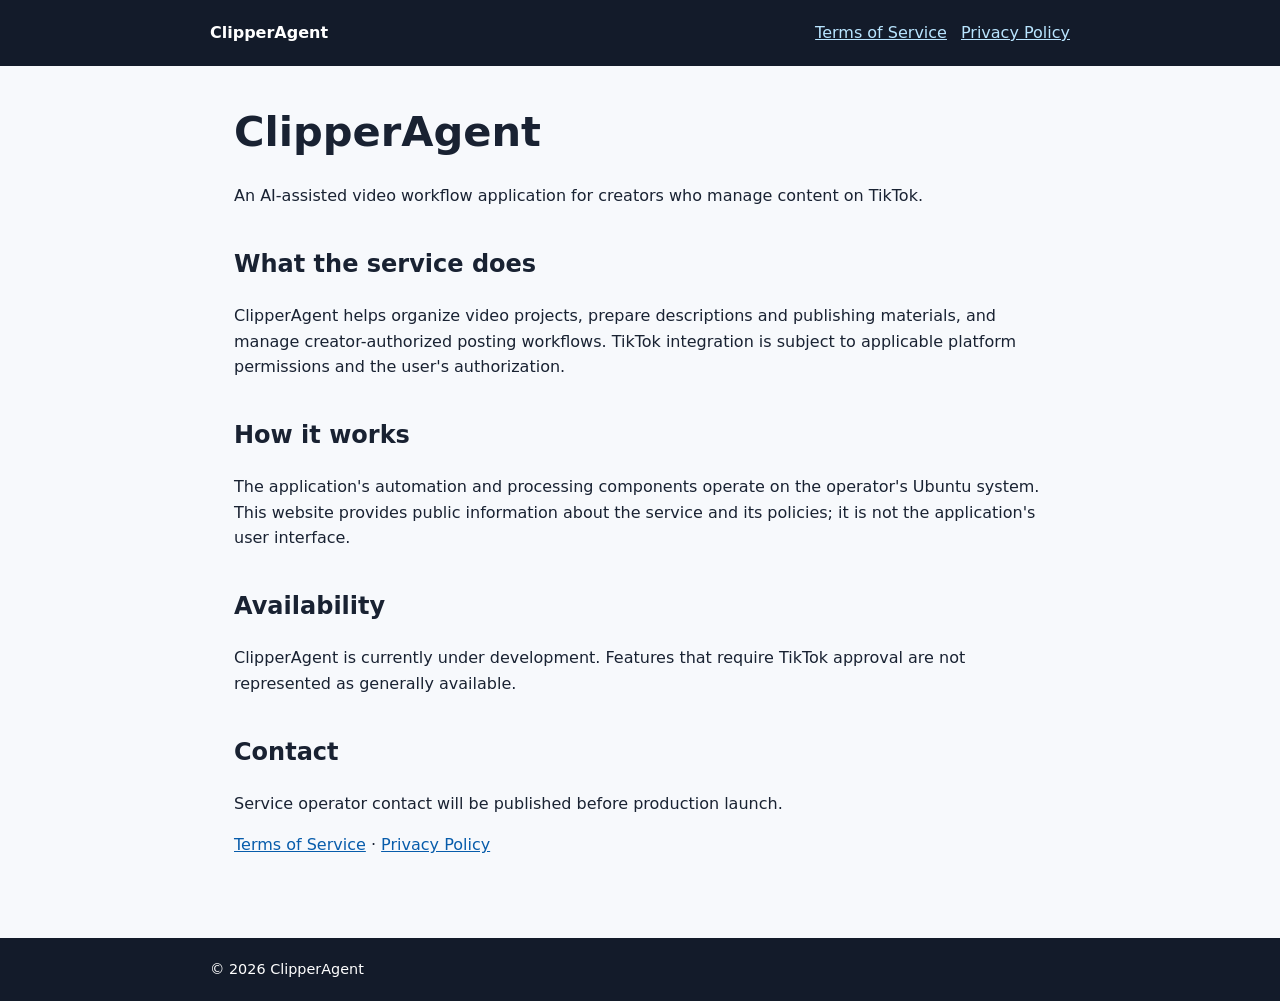
<file: index.html>
<!doctype html><html lang="en"><head><meta charset="utf-8"><meta name="viewport" content="width=device-width,initial-scale=1"><title>ClipperAgent — Video Workflow Assistant</title><link rel="stylesheet" href="style.css"></head><body><header><strong>ClipperAgent</strong><nav><a href="terms.html">Terms of Service</a><a href="privacy.html">Privacy Policy</a></nav></header><main><h1>ClipperAgent</h1><p>An AI-assisted video workflow application for creators who manage content on TikTok.</p><h2>What the service does</h2><p>ClipperAgent helps organize video projects, prepare descriptions and publishing materials, and manage creator-authorized posting workflows. TikTok integration is subject to applicable platform permissions and the user's authorization.</p><h2>How it works</h2><p>The application's automation and processing components operate on the operator's Ubuntu system. This website provides public information about the service and its policies; it is not the application's user interface.</p><h2>Availability</h2><p>ClipperAgent is currently under development. Features that require TikTok approval are not represented as generally available.</p><h2>Contact</h2><p>Service operator contact will be published before production launch.</p><p><a href="terms.html">Terms of Service</a> · <a href="privacy.html">Privacy Policy</a></p></main><footer>© 2026 ClipperAgent</footer></body></html>
</file>
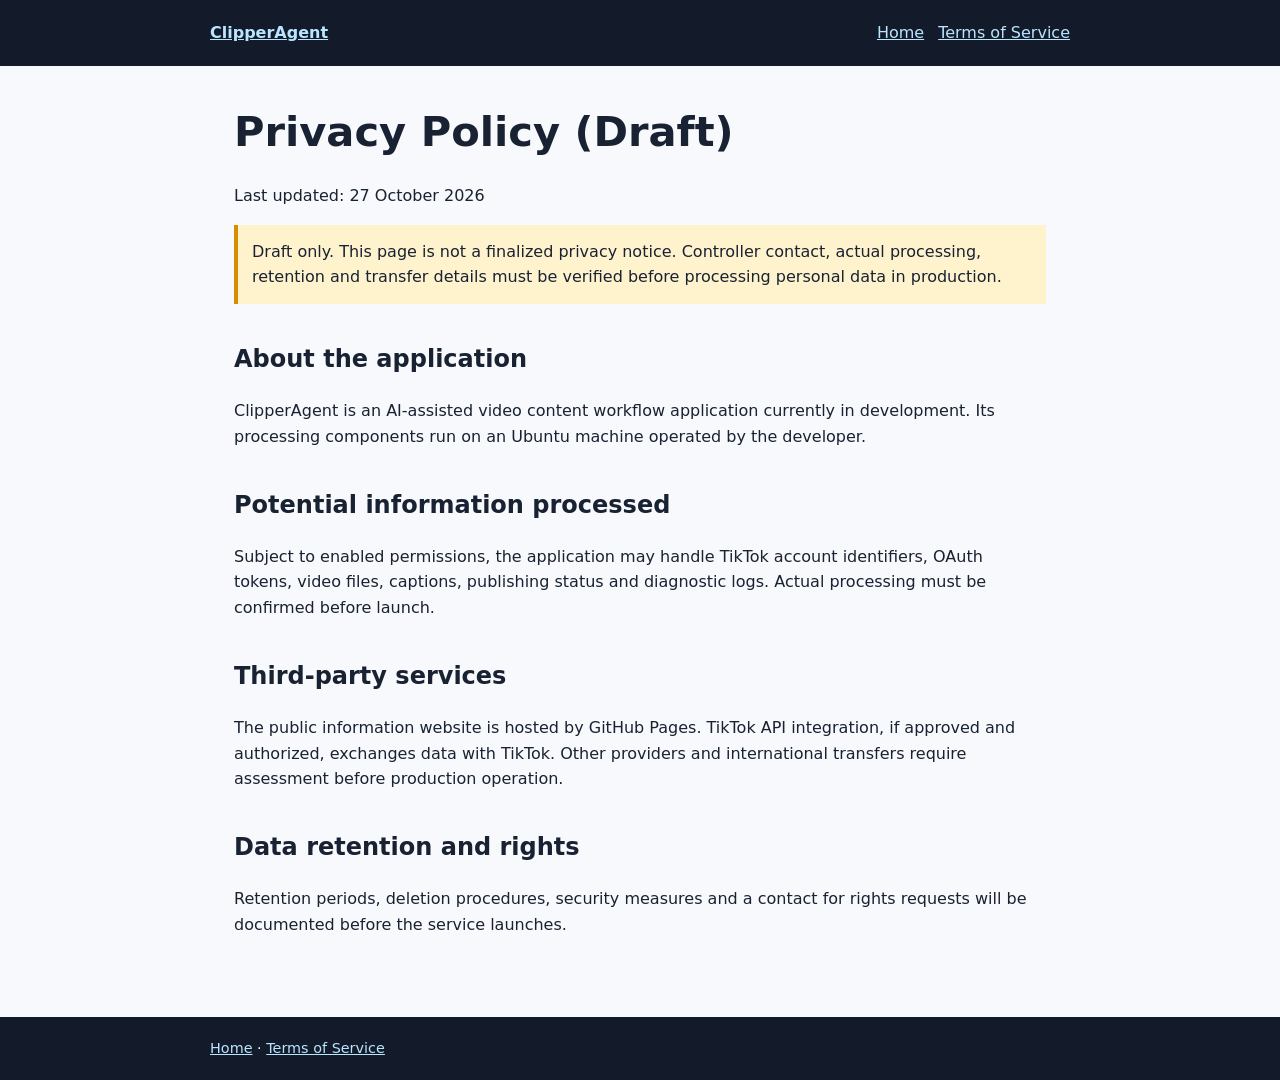
<file: privacy.html>
<!doctype html><html lang="en"><head><meta charset="utf-8"><meta name="viewport" content="width=device-width,initial-scale=1"><title>Privacy Policy — ClipperAgent</title><link rel="stylesheet" href="style.css"></head><body><header><strong><a href="index.html">ClipperAgent</a></strong><nav><a href="index.html">Home</a><a href="terms.html">Terms of Service</a></nav></header><main><h1>Privacy Policy (Draft)</h1><p>Last updated: 27 October 2026</p><p class="notice">Draft only. This page is not a finalized privacy notice. Controller contact, actual processing, retention and transfer details must be verified before processing personal data in production.</p><h2>About the application</h2><p>ClipperAgent is an AI-assisted video content workflow application currently in development. Its processing components run on an Ubuntu machine operated by the developer.</p><h2>Potential information processed</h2><p>Subject to enabled permissions, the application may handle TikTok account identifiers, OAuth tokens, video files, captions, publishing status and diagnostic logs. Actual processing must be confirmed before launch.</p><h2>Third-party services</h2><p>The public information website is hosted by GitHub Pages. TikTok API integration, if approved and authorized, exchanges data with TikTok. Other providers and international transfers require assessment before production operation.</p><h2>Data retention and rights</h2><p>Retention periods, deletion procedures, security measures and a contact for rights requests will be documented before the service launches.</p></main><footer><a href="index.html">Home</a> · <a href="terms.html">Terms of Service</a></footer></body></html>
</file>
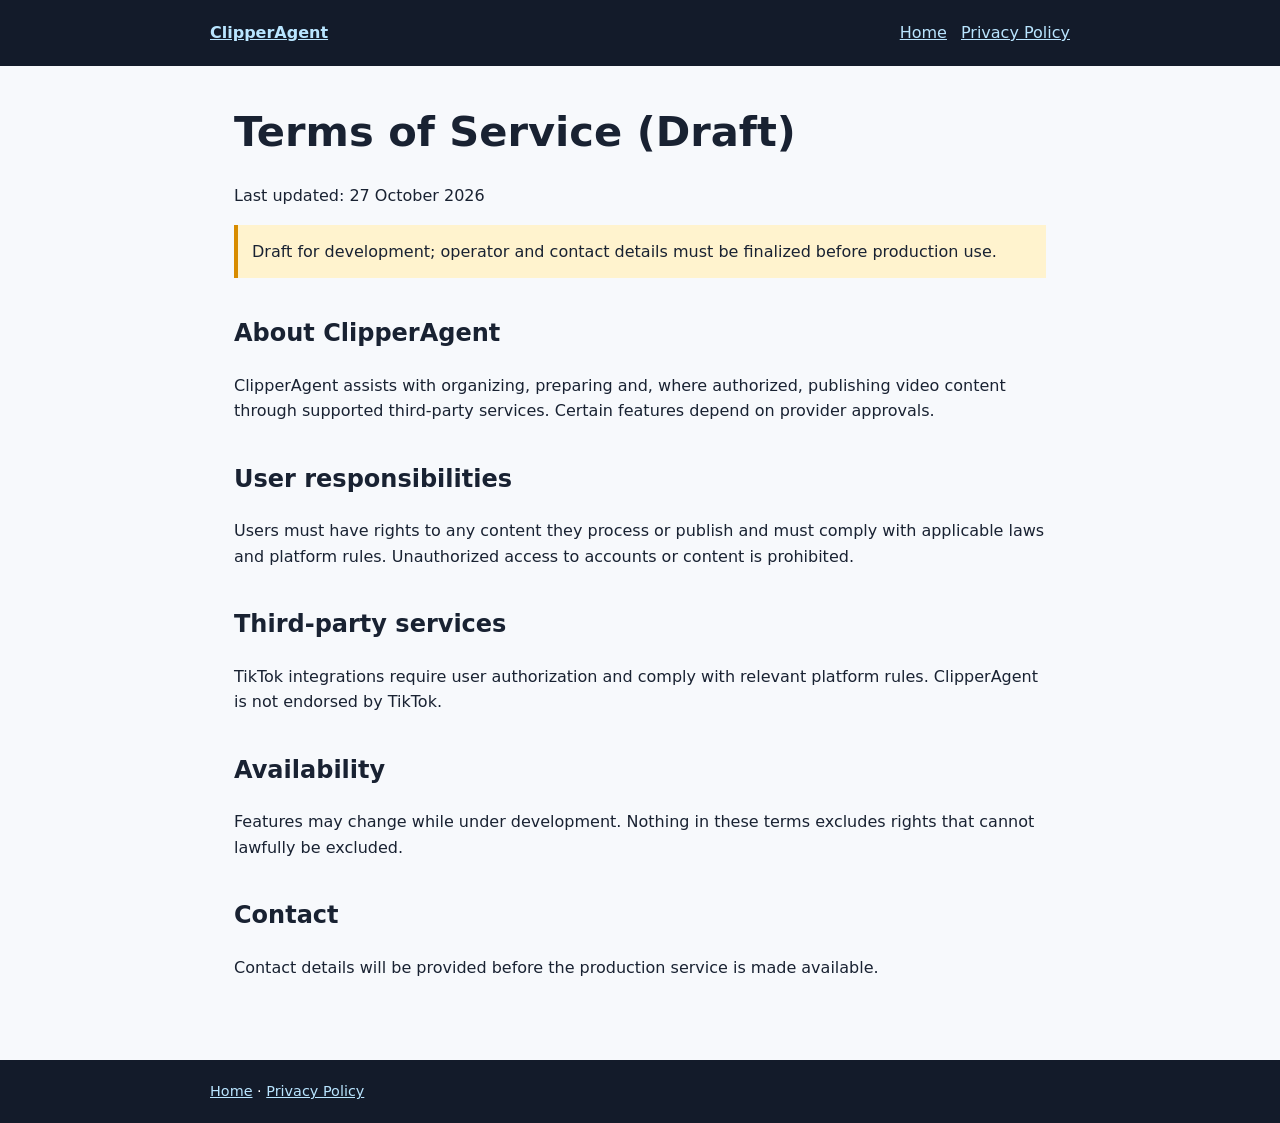
<file: terms.html>
<!doctype html><html lang="en"><head><meta charset="utf-8"><meta name="viewport" content="width=device-width,initial-scale=1"><title>Terms of Service — ClipperAgent</title><link rel="stylesheet" href="style.css"></head><body><header><strong><a href="index.html">ClipperAgent</a></strong><nav><a href="index.html">Home</a><a href="privacy.html">Privacy Policy</a></nav></header><main><h1>Terms of Service (Draft)</h1><p>Last updated: 27 October 2026</p><p class="notice">Draft for development; operator and contact details must be finalized before production use.</p><h2>About ClipperAgent</h2><p>ClipperAgent assists with organizing, preparing and, where authorized, publishing video content through supported third-party services. Certain features depend on provider approvals.</p><h2>User responsibilities</h2><p>Users must have rights to any content they process or publish and must comply with applicable laws and platform rules. Unauthorized access to accounts or content is prohibited.</p><h2>Third-party services</h2><p>TikTok integrations require user authorization and comply with relevant platform rules. ClipperAgent is not endorsed by TikTok.</p><h2>Availability</h2><p>Features may change while under development. Nothing in these terms excludes rights that cannot lawfully be excluded.</p><h2>Contact</h2><p>Contact details will be provided before the production service is made available.</p></main><footer><a href="index.html">Home</a> · <a href="privacy.html">Privacy Policy</a></footer></body></html>
</file>
<file: style.css>
*{box-sizing:border-box}body{margin:0;font-family:system-ui,-apple-system,Segoe UI,Roboto,sans-serif;color:#192232;background:#f7f9fc;line-height:1.6}header,footer{padding:20px max(24px,calc((100vw - 860px)/2));background:#131b2a;color:#fff}header{display:flex;justify-content:space-between;gap:16px;align-items:center}header a,footer a{color:#b9e5ff}nav{display:flex;gap:14px;flex-wrap:wrap}main{max-width:860px;margin:42px auto 80px;padding:0 24px}h1{font-size:2.6rem;line-height:1.15}h2{margin-top:36px}a{color:#075cab}.notice{background:#fff3ce;border-left:4px solid #d88c00;padding:14px}footer{font-size:.9rem}@media(max-width:600px){header{display:block}nav{margin-top:12px}}
</file>
